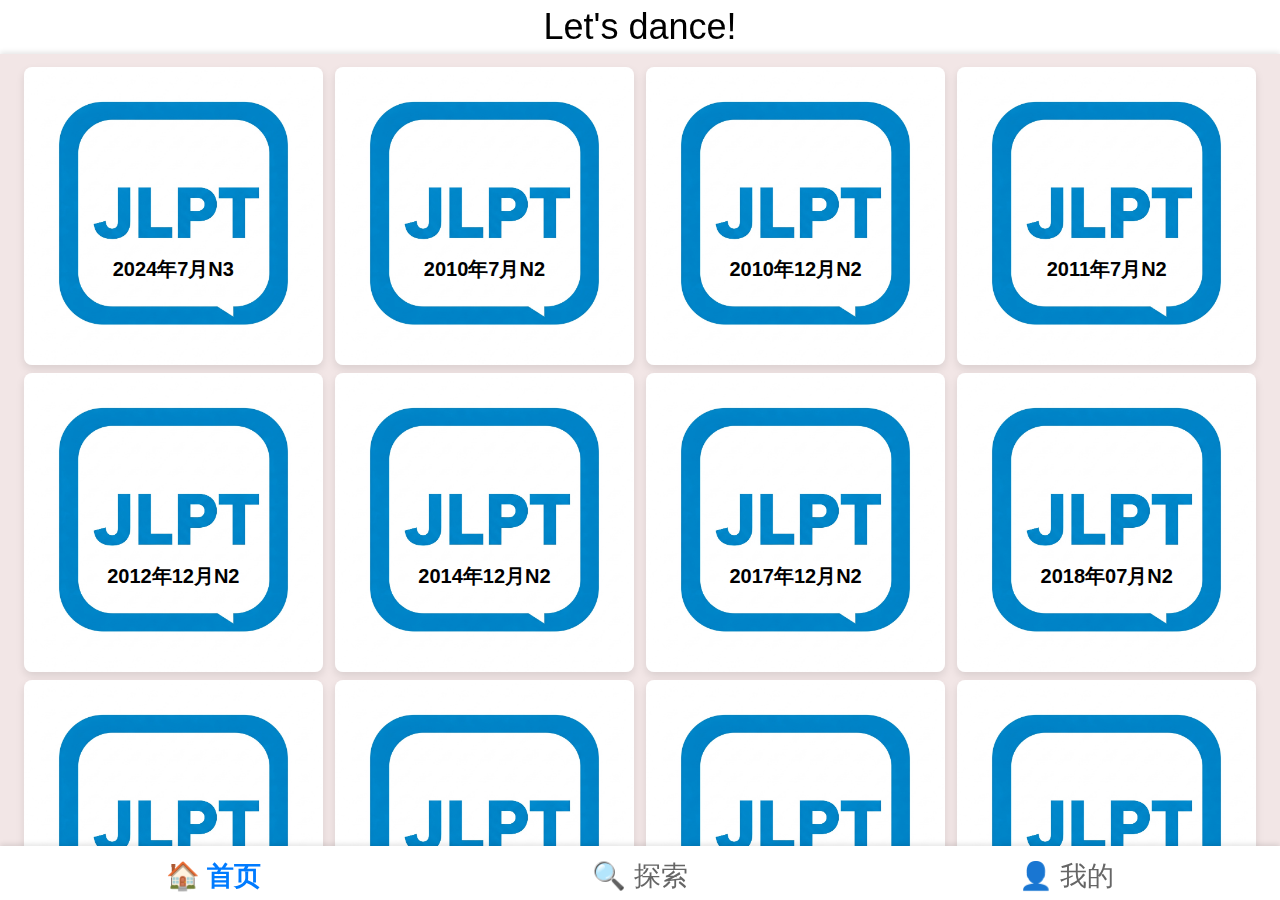
<file: index.html>
<!DOCTYPE html>
<html lang="zh">
    <head>
        <meta charset="UTF-8" />
        <meta name="viewport" content="width=device-width, initial-scale=1.0" />
        <title>移动端 APP</title>
        <script src="jq.js"></script>
        <link rel="stylesheet" href="style.css" />
    </head>
    <body>
        <div class="main">
            <div class="head">Let's dance!</div>

            <div class="content">
                <div id="block-list"></div>
            </div>

            <div class="bottom-nav">
                <div class="nav-item active" data-target="index.html">
                    <span>🏠 首页</span>
                </div>
                <div class="nav-item" data-target="explore.html">
                    <span>🔍 探索</span>
                </div>
                <div class="nav-item" data-target="profile.html">
                    <span>👤 我的</span>
                </div>
            </div>
        </div>
        <script>
            $(document).ready(function () {
                $(".nav-item").click(function () {
                    window.location.href = $(this).data("target");
                });
            });

            let jsonData = [
                {
                    title: "2024年7月N3",
                    vNumber: "N3202407",
                    type: "N3",
                    description: "This is the description for item 2.",
                    image: "https://via.placeholder.com/150",
                },
                {
                    title: "2010年7月N2",
                    vNumber: "N2201007",
                    type: "N2",
                    description: "N2201007",
                    image: "img/jlpt.jpg",
                },
                {
                    title: "2010年12月N2",
                    vNumber: "N2201012",
                    type: "N2",
                    description: "N2201012",
                    image: "img/jlpt.jpg",
                },
                {
                    title: "2011年7月N2",
                    vNumber: "N2201107",
                    type: "N2",
                    description: "N2201107",
                    image: "img/jlpt.jpg",
                },
                {
                    title: "2012年12月N2",
                    vNumber: "N2201212",
                    type: "N2",
                    description: "N2201212",
                    image: "img/jlpt.jpg",
                },
                {
                    title: "2014年12月N2",
                    vNumber: "N2201412",
                    type: "N2",
                    description: "N2201412",
                    image: "img/jlpt.jpg",
                },
                {
                    title: "2017年12月N2",
                    vNumber: "N2201712",
                    type: "N2",
                    description: "N2201712",
                    image: "img/jlpt.jpg",
                },
                {
                    title: "2018年07月N2",
                    vNumber: "N2201807",
                    type: "N2",
                    description: "N2201807",
                    image: "img/jlpt.jpg",
                },
                {
                    title: "2018年12月N2",
                    vNumber: "N2201812",
                    type: "N2",
                    description: "N2201812",
                    image: "img/jlpt.jpg",
                },
                {
                    title: "2019年07月N2",
                    vNumber: "N2201907",
                    type: "N2",
                    description: "N2201907",
                    image: "img/jlpt.jpg",
                },
                {
                    title: "2019年12月N2",
                    vNumber: "N2201912",
                    type: "N2",
                    description: "N2201912",
                    image: "img/jlpt.jpg",
                },
                {
                    title: "2020年12月N2",
                    vNumber: "N2202012",
                    type: "N2",
                    description: "N2202012",
                    image: "img/jlpt.jpg",
                },
                {
                    title: "2021年07月N2",
                    vNumber: "N2202107",
                    type: "N2",
                    description: "N2202107",
                    image: "img/jlpt.jpg",
                },
                {
                    title: "2021年12月N2",
                    vNumber: "N2202112",
                    type: "N2",
                    description: "N2202112",
                    image: "img/jlpt.jpg",
                },
                {
                    title: "2022年07月N2",
                    vNumber: "N2202207",
                    type: "N2",
                    description: "N2202207",
                    image: "img/jlpt.jpg",
                },
                {
                    title: "2022年12月N2",
                    vNumber: "N2202212",
                    type: "N2",
                    description: "N2202212",
                    image: "img/jlpt.jpg",
                },
                {
                    title: "2023年07月N2",
                    vNumber: "N2202307",
                    type: "N2",
                    description: "N2202307",
                    image: "img/jlpt.jpg",
                },
                {
                    title: "2023年12月N2",
                    vNumber: "N2202312",
                    type: "N2",
                    description: "N2202312",
                    image: "img/jlpt.jpg",
                },
                {
                    title: "2024年07月N2",
                    vNumber: "N2202407",
                    type: "N2",
                    description: "N2202407",
                    image: "img/jlpt.jpg",
                },
            ];

            jsonData.forEach(function (item) {
                let style = "background-image: url('img/jlpt.jpg');";
                var block = $("<div class='block-item'></div>");
                block.attr("style", style);
                let title = $("<p class='block-title'>" + item.title + "</p>");
                block.append(title);
                block.click(() => {
                    console.log(111);
                    window.location.href =
                        "shadowing.html?vNumber=" +
                        item.vNumber +
                        "&type=" +
                        item.type;
                });

                // 将块添加到容器中
                $("#block-list").append(block);
            });
        </script>
    </body>
</html>
</file>
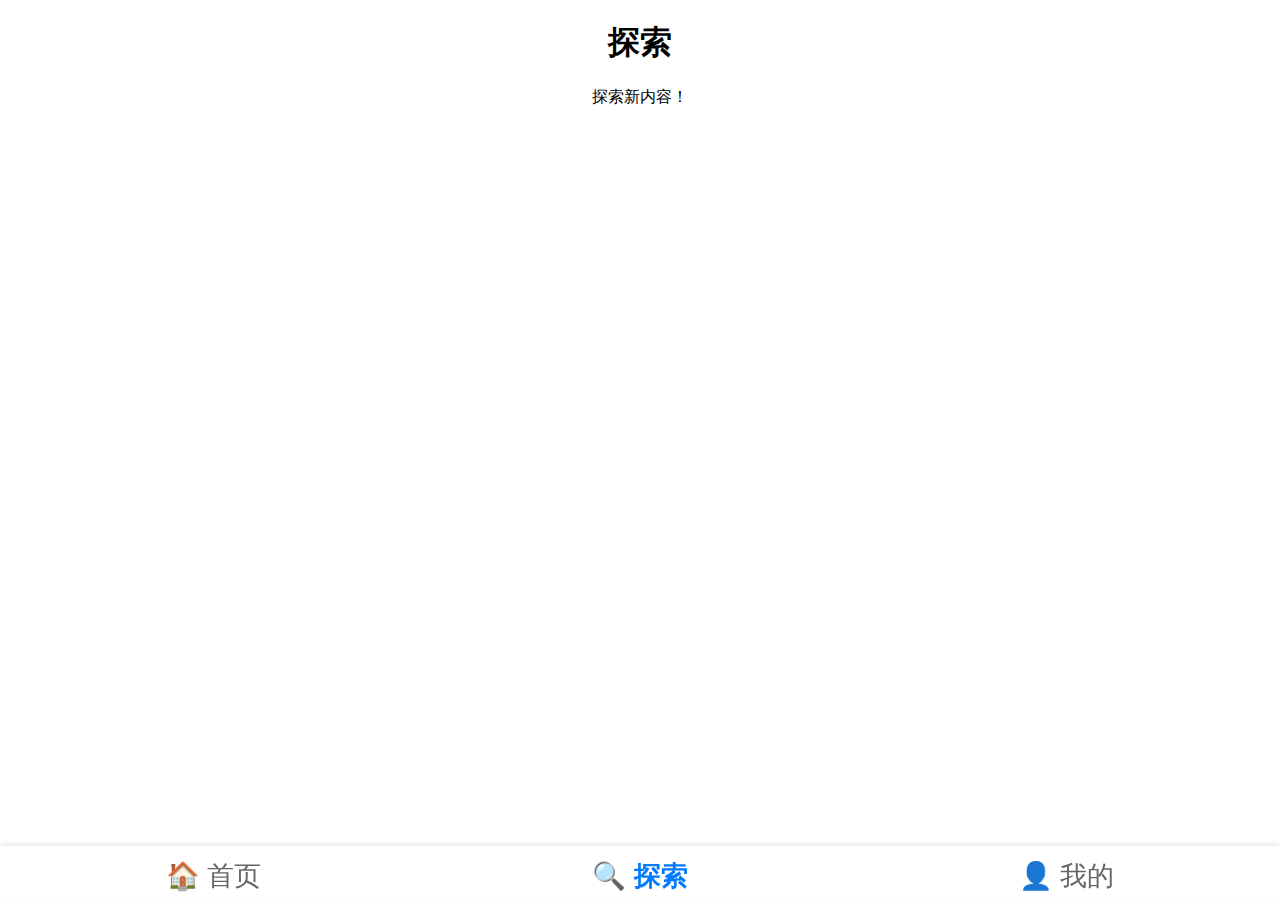
<file: explore.html>
<!DOCTYPE html>
<html lang="zh">
    <head>
        <meta charset="UTF-8" />
        <meta name="viewport" content="width=device-width, initial-scale=1.0" />
        <title>探索</title>
        <script src="jq.js"></script>
        <link rel="stylesheet" href="style.css" />
    </head>
    <body>
        <h1 style="text-align: center">探索</h1>
        <p style="text-align: center">探索新内容！</p>

        <div class="bottom-nav">
            <div class="nav-item" data-target="index.html">
                <span>🏠 首页</span>
            </div>
            <div class="nav-item active" data-target="explore.html">
                <span>🔍 探索</span>
            </div>
            <div class="nav-item" data-target="profile.html">
                <span>👤 我的</span>
            </div>
        </div>

        <script>
            $(document).ready(function () {
                $(".nav-item").click(function () {
                    window.location.href = $(this).data("target");
                });
            });
        </script>
    </body>
</html>
</file>
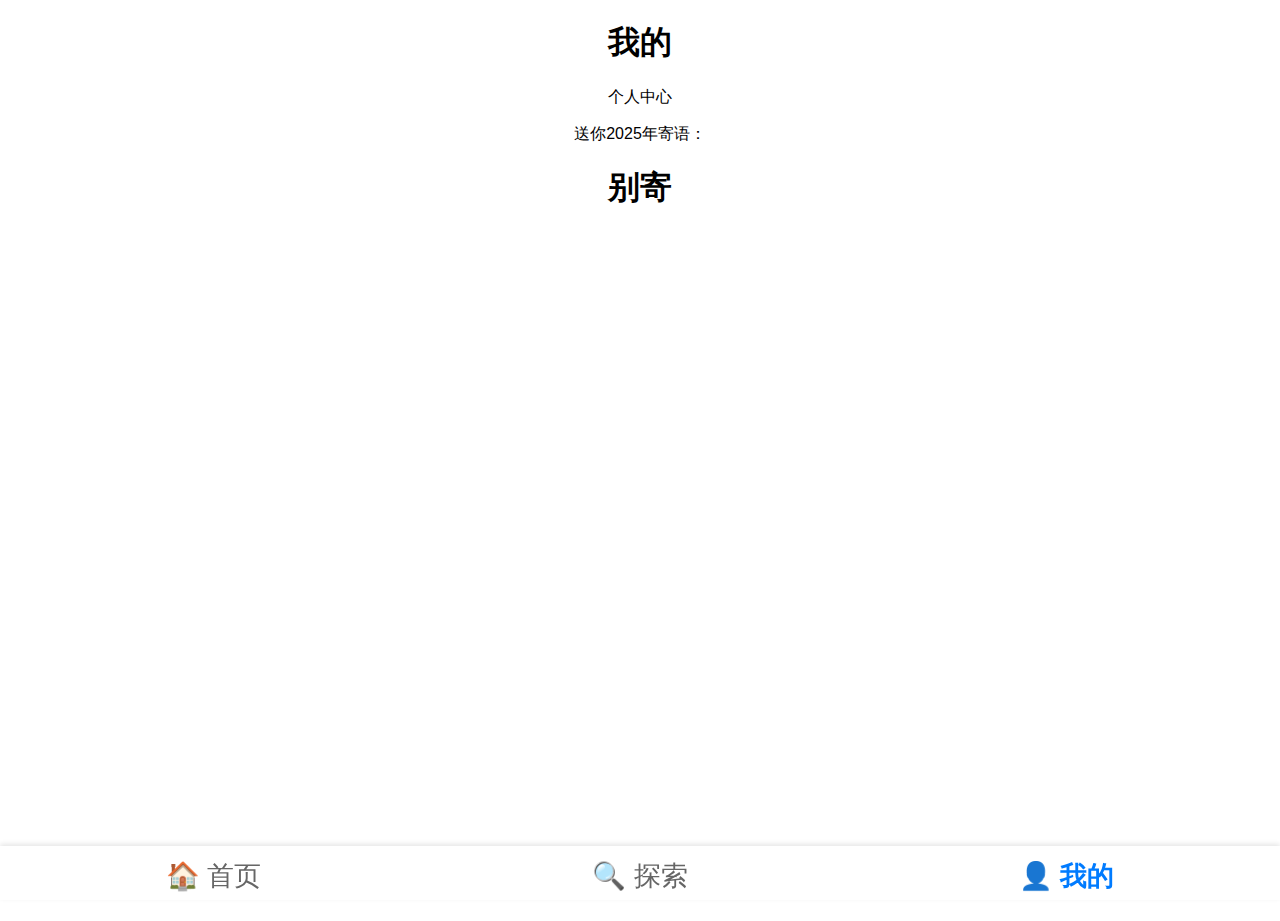
<file: profile.html>
<!DOCTYPE html>
<html lang="zh">
    <head>
        <meta charset="UTF-8" />
        <meta name="viewport" content="width=device-width, initial-scale=1.0" />
        <title>我的</title>
        <script src="jq.js"></script>
        <link rel="stylesheet" href="style.css" />
    </head>
    <body>
        <h1 style="text-align: center">我的</h1>
        <p style="text-align: center">个人中心</p>
        <p style="text-align: center">送你2025年寄语：</p>
        <h1 style="text-align: center">别寄</h1>

        <div class="bottom-nav">
            <div class="nav-item" data-target="index.html">
                <span>🏠 首页</span>
            </div>
            <div class="nav-item" data-target="explore.html">
                <span>🔍 探索</span>
            </div>
            <div class="nav-item active" data-target="profile.html">
                <span>👤 我的</span>
            </div>
        </div>

        <script>
            $(document).ready(function () {
                $(".nav-item").click(function () {
                    window.location.href = $(this).data("target");
                });
            });
        </script>
    </body>
</html>
</file>
<file: style.css>
html,
body {
    font-family: Arial, sans-serif;
    height: 100%;
    width: 100%;
    margin: 0;
    padding: 0;
}
.main {
    height: 100%;
    width: 100%;
    display: flex;
    flex-direction: column;
    display: flex;
    flex-direction: column;
}
.head {
    position: fixed;
    top: 0;
    left: 0;
    width: 100%;
    height: 6%;
    display: flex;
    align-items: center;
    text-align: center;
    justify-content: center;
    font-size: 4vh;
    background: #fff;
    box-shadow: 0 -2px 5px rgba(0, 0, 0, 0.1);
}
.bottom-nav {
    position: fixed;
    bottom: 0;
    left: 0;
    width: 100%;
    display: flex;
    align-items: center;
    text-align: center;
    justify-content: center;
    background: #fff;
    box-shadow: 0 -2px 5px rgba(0, 0, 0, 0.1);
}

.content {
    position: fixed;
    top: 6%;
    left: 0;
    width: 100%;
    background-color: #f2e6e6;
    display: flex;
    justify-content: space-around;
    box-shadow: 0 -2px 5px rgba(0, 0, 0, 0.1);
    overflow-y: auto;
}
#block-list {
    width: 100%;
    height: 100%;
    display: flex;
    flex-wrap: wrap;
    gap: 1%;
    padding: 1%;
    justify-content: center;
}
.block-item {
    width: calc(50% - 5px);
    aspect-ratio: 1 / 1;
    display: flex;
    align-items: center;
    justify-content: center;
    font-size: 20px;
    font-weight: bold;
    border-radius: 8px;
    background-size: cover;
    background-position: center;
    background-repeat: no-repeat;
    border-radius: 8px;
    box-shadow: 0 4px 8px rgba(0, 0, 0, 0.1);
}
.block-title {
    position: relative;
    top: 18%;
}
/* 垂直 */
@media (orientation: portrait) {
    .bottom-nav {
        height: 5%;
        font-size: 2vh;
    }
    .content {
        height: 89%;
    }
}
/* 水平 */
@media (orientation: landscape) {
    .bottom-nav {
        height: 6%;
        font-size: 3vh;
    }
    .content {
        height: 88%;
    }
    .block-item {
        width: calc(25% - 15px);
    }
}
.nav-item {
    text-align: center;
    cursor: pointer;
    flex: 1;
}
.nav-item span {
    display: block;
    margin-top: 5px;
    color: #666;
}
.nav-item.active span {
    color: #007bff;
    font-weight: bold;
}

/* 视频窗口 */
video {
    width: 0;
    height: 0;
    display: block;
}

#subtitleBox {
    height: 50%;
    width: 100%;
    top: 50%;
    position: fixed;
}
/* 字幕容器 */
.subtitle-container {
    width: 100%;
    max-height: 100%;
    overflow: hidden;
    border: 1px solid #ccc;
    border-radius: 8px;
    background-color: rgba(0, 0, 0, 0.5);
    color: #fff;
    cursor: grab;
    resize: both;
    overflow: auto;
}

/* 高亮当前播放的字幕 */
.highlight {
    color: #ff0;
    font-weight: bold;
}

/* 显示行 */
.subLine {
    height: 40px;
    width: 100%;
    border-top: 8px;
    display: flex;
    cursor: pointer;
}
/* 复读按钮样式 */
.adButton {
    width: 5%;
    height: 100%;
    align-items: center;
    display: flex;
    justify-content: center;
    border: 0;
}
/* 复读按钮样式 */
.repeatButton {
    width: 5%;
    height: 100%;
    align-items: center;
    display: flex;
    justify-content: center;
}
/* 字幕行样式 */
.subtitle {
    width: 93%;
    height: 100%;
    line-height: 20px;
    font-size: 16px;
    align-items: center;
    display: flex;
    justify-content: start;
}

.questionNum-list {
    position: fixed;
    display: flow;
    height: 40%;
    width: 100%;
    background-color: #e5e5e5;
    border-radius: 5px;
}
.buttonBox {
    height: 16%;
    margin: 0.2% 0 0 1%;
    width: 100%;
}
.questionNum-list button {
    height: 90%;
    width: 12%;
    margin-right: 1%;
    aspect-ratio: 1 / 1;
    border-radius: 20%;
    background-color: rgb(190, 230, 99);
    border: 0;
    box-shadow: 0 -2px 5px rgba(0, 0, 0, 0.1);
}
.buttonBox button:first-of-type {
    background-color: rgb(238, 238, 97);
    border-radius: 50%;
    border: 0;
    box-shadow: 0 -2px 5px rgba(0, 0, 0, 0.1);
}

.questionNum-list label {
    width: 3rem;
}
.menu-list {
    position: fixed;
    height: 10%;
    width: 100%;
    top: 40%;
    background-color: rgb(219, 215, 215);
    display: flex;
    justify-content: flex-start; /* 水平居中 */
    align-items: center; /* 垂直居中 */
}
.menu-list button {
    margin-right: 2%;
    height: 90%;
    aspect-ratio: 1 / 1;
    font-size: 1rem;
    background-color: white;
    border: 0;
    border-radius: 25%;
    margin-left: 2%;
    box-shadow: 0 -2px 5px rgba(0, 0, 0, 0.1);
}
/* 水平 */
@media (orientation: landscape) {
}
</file>
